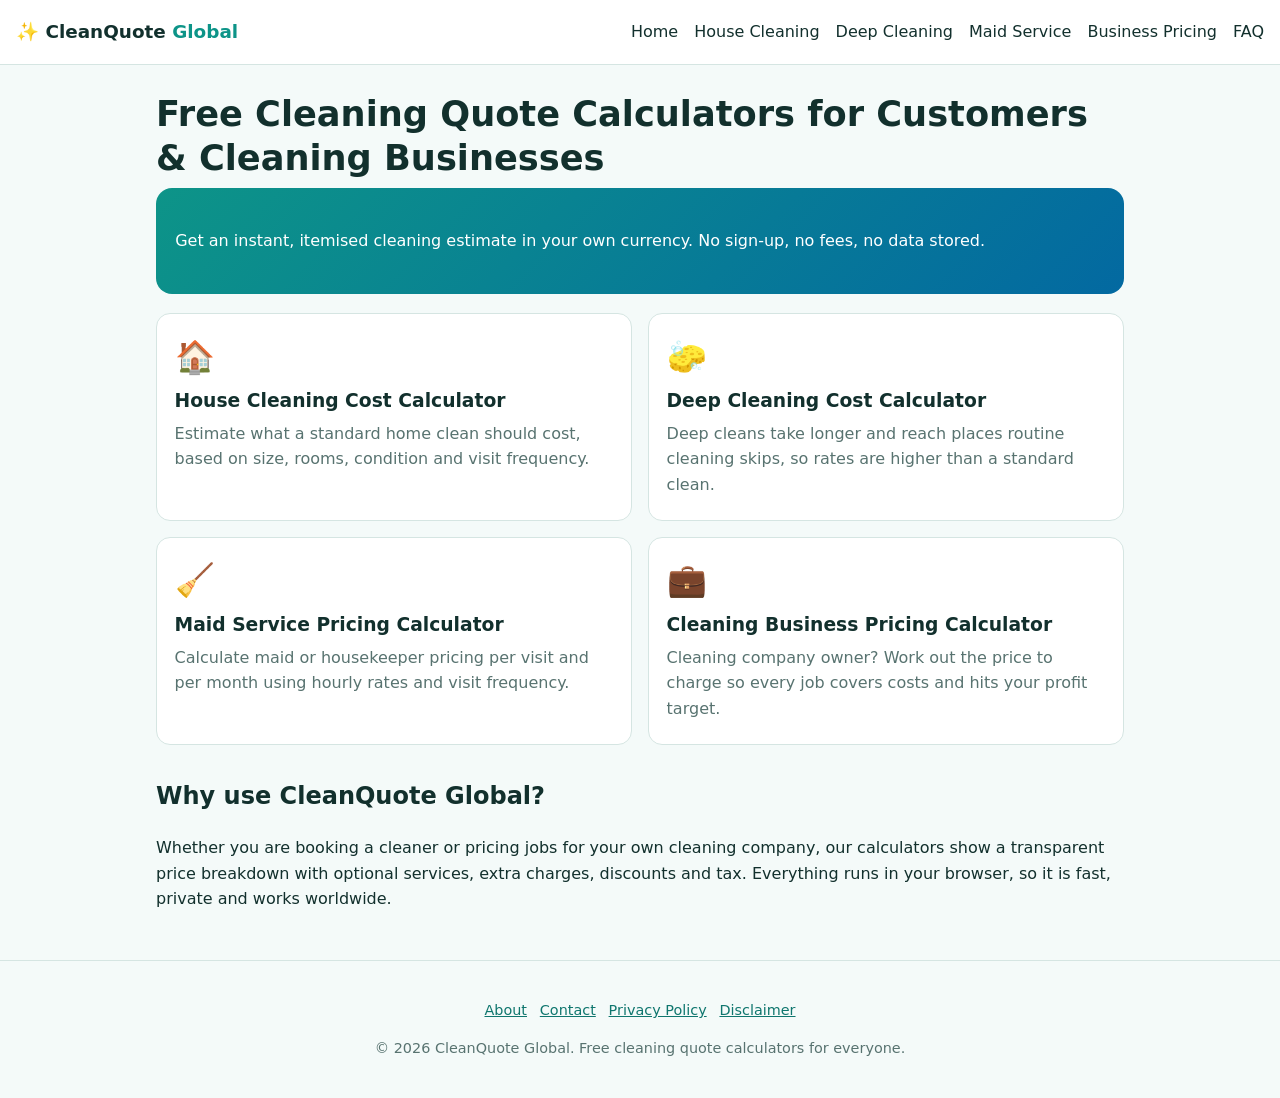
<file: index.html>
<!DOCTYPE html><html lang="en"><head><meta charset="utf-8"><meta name="viewport" content="width=device-width,initial-scale=1"><title>CleanQuote Global – Free Cleaning Cost & Quote Calculators</title><meta name="description" content="Free online cleaning quote calculators: house cleaning, deep cleaning, maid service and cleaning business pricing. USD, EUR, GBP, INR, AUD, CAD."><meta property="og:title" content="CleanQuote Global – Free Cleaning Cost & Quote Calculators"><meta property="og:description" content="Free online cleaning quote calculators: house cleaning, deep cleaning, maid service and cleaning business pricing. USD, EUR, GBP, INR, AUD, CAD."><meta property="og:type" content="website"><meta name="theme-color" content="#0d9488"><link rel="stylesheet" href="style.css"></head><body><header class="hd"><a class="logo" href="index.html">✨ CleanQuote <b>Global</b></a><button id="mb" aria-label="Menu" aria-expanded="false">☰</button><nav id="nv"><a href="index.html">Home</a><a href="house-cleaning-calculator.html">House Cleaning</a><a href="deep-cleaning-calculator.html">Deep Cleaning</a><a href="maid-service-pricing-calculator.html">Maid Service</a><a href="cleaning-business-pricing-calculator.html">Business Pricing</a><a href="faq.html">FAQ</a></nav></header><main class="wrap"><h1>Free Cleaning Quote Calculators for Customers &amp; Cleaning Businesses</h1><section class="hero"><p>Get an instant, itemised cleaning estimate in your own currency. No sign-up, no fees, no data stored.</p></section><div class="cards"><a class="tool" href="house-cleaning-calculator.html"><span>🏠</span><h3>House Cleaning Cost Calculator</h3><p>Estimate what a standard home clean should cost, based on size, rooms, condition and visit frequency.</p></a><a class="tool" href="deep-cleaning-calculator.html"><span>🧽</span><h3>Deep Cleaning Cost Calculator</h3><p>Deep cleans take longer and reach places routine cleaning skips, so rates are higher than a standard clean.</p></a><a class="tool" href="maid-service-pricing-calculator.html"><span>🧹</span><h3>Maid Service Pricing Calculator</h3><p>Calculate maid or housekeeper pricing per visit and per month using hourly rates and visit frequency.</p></a><a class="tool" href="cleaning-business-pricing-calculator.html"><span>💼</span><h3>Cleaning Business Pricing Calculator</h3><p>Cleaning company owner? Work out the price to charge so every job covers costs and hits your profit target.</p></a></div><h2>Why use CleanQuote Global?</h2><p>Whether you are booking a cleaner or pricing jobs for your own cleaning company, our calculators show a transparent price breakdown with optional services, extra charges, discounts and tax. Everything runs in your browser, so it is fast, private and works worldwide.</p></main><footer><p><a href="about.html">About</a><a href="contact.html">Contact</a><a href="privacy-policy.html">Privacy Policy</a><a href="disclaimer.html">Disclaimer</a></p><p>© <span id="y">2026</span> CleanQuote Global. Free cleaning quote calculators for everyone.</p></footer><script src="app.js"></script></body></html>
</file>
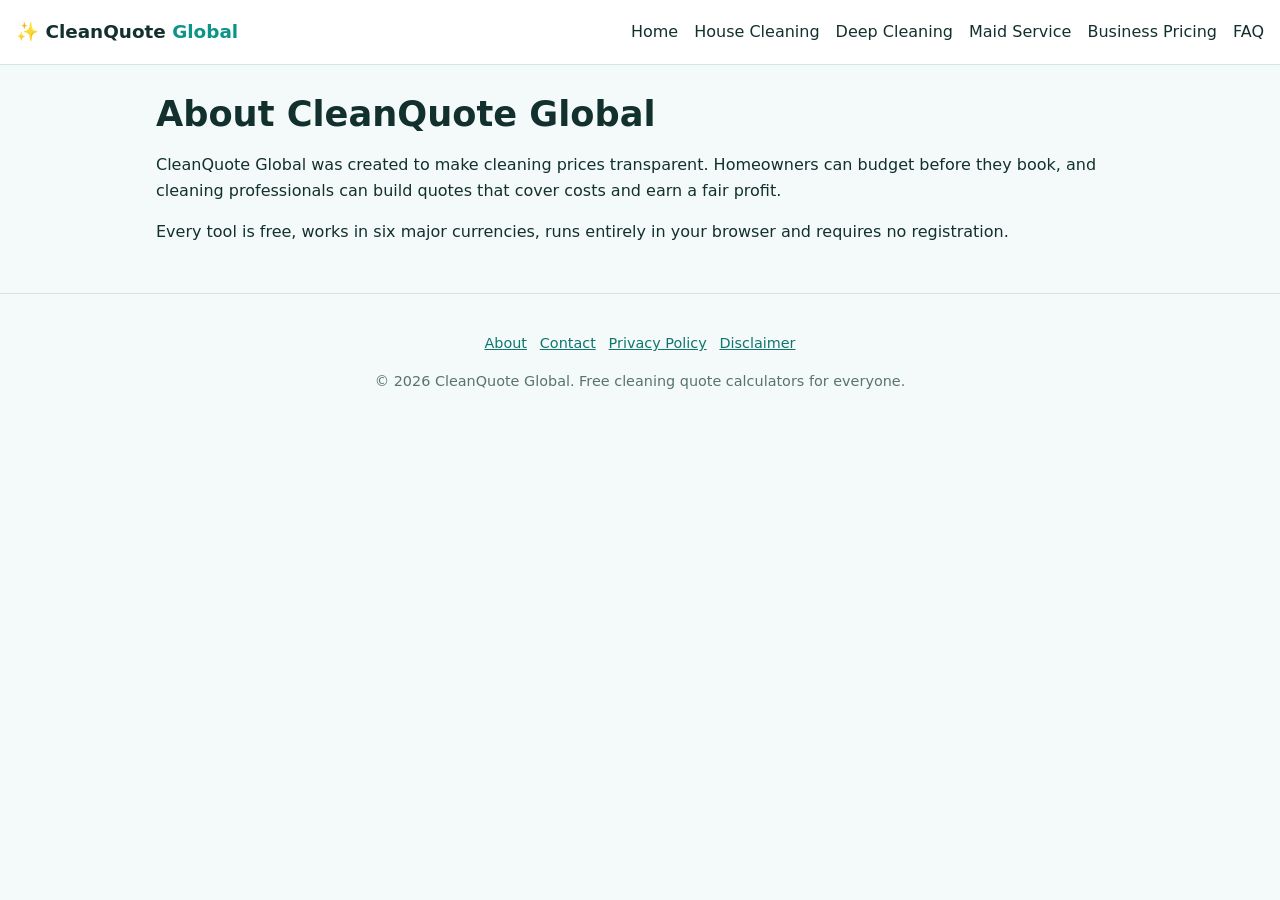
<file: about.html>
<!DOCTYPE html><html lang="en"><head><meta charset="utf-8"><meta name="viewport" content="width=device-width,initial-scale=1"><title>About CleanQuote Global</title><meta name="description" content="CleanQuote Global provides free cleaning cost calculators for homeowners and cleaning businesses worldwide."><meta property="og:title" content="About CleanQuote Global"><meta property="og:description" content="CleanQuote Global provides free cleaning cost calculators for homeowners and cleaning businesses worldwide."><meta property="og:type" content="website"><meta name="theme-color" content="#0d9488"><link rel="stylesheet" href="style.css"></head><body><header class="hd"><a class="logo" href="index.html">✨ CleanQuote <b>Global</b></a><button id="mb" aria-label="Menu" aria-expanded="false">☰</button><nav id="nv"><a href="index.html">Home</a><a href="house-cleaning-calculator.html">House Cleaning</a><a href="deep-cleaning-calculator.html">Deep Cleaning</a><a href="maid-service-pricing-calculator.html">Maid Service</a><a href="cleaning-business-pricing-calculator.html">Business Pricing</a><a href="faq.html">FAQ</a></nav></header><main class="wrap"><h1>About CleanQuote Global</h1><p>CleanQuote Global was created to make cleaning prices transparent. Homeowners can budget before they book, and cleaning professionals can build quotes that cover costs and earn a fair profit.</p><p>Every tool is free, works in six major currencies, runs entirely in your browser and requires no registration.</p></main><footer><p><a href="about.html">About</a><a href="contact.html">Contact</a><a href="privacy-policy.html">Privacy Policy</a><a href="disclaimer.html">Disclaimer</a></p><p>© <span id="y">2026</span> CleanQuote Global. Free cleaning quote calculators for everyone.</p></footer><script src="app.js"></script></body></html>
</file>
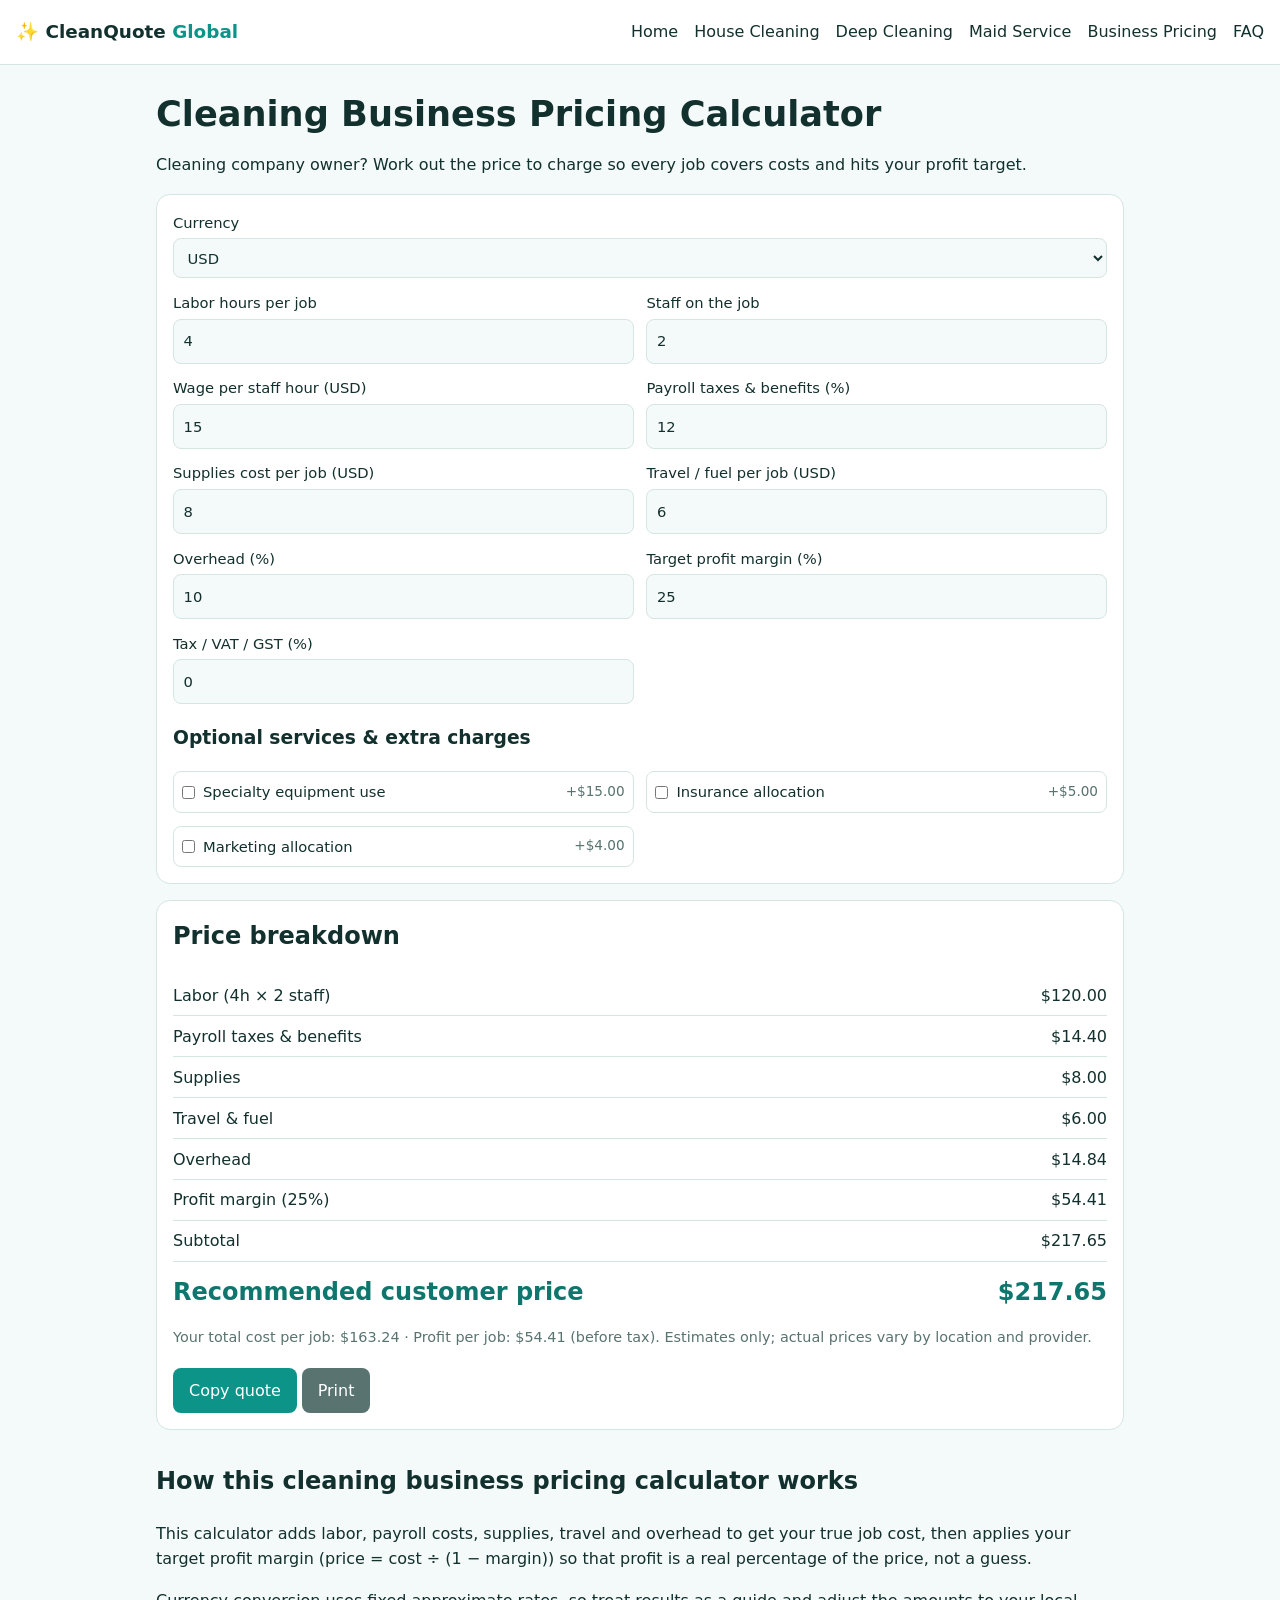
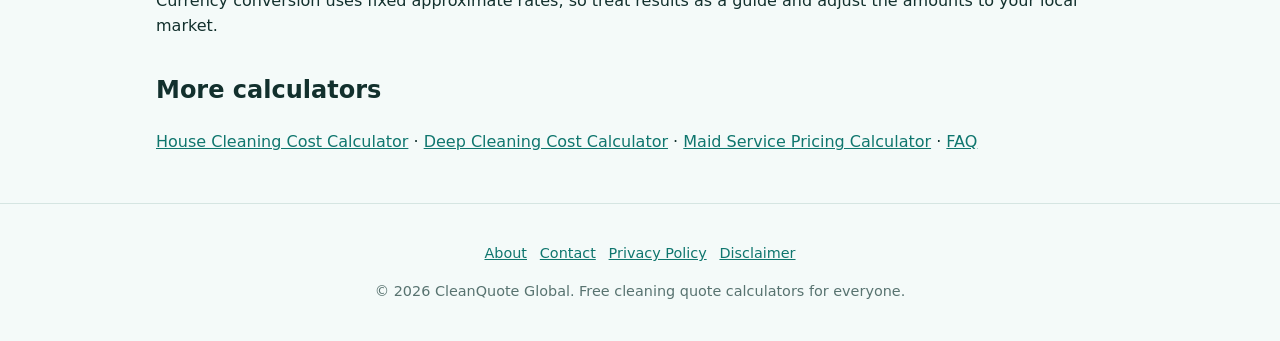
<file: cleaning-business-pricing-calculator.html>
<!DOCTYPE html><html lang="en"><head><meta charset="utf-8"><meta name="viewport" content="width=device-width,initial-scale=1"><title>Cleaning Business Pricing Calculator | CleanQuote Global</title><meta name="description" content="Cleaning business pricing calculator: set profitable quotes using labor, overhead, supplies and target profit margin. Free tool for cleaners worldwide."><meta property="og:title" content="Cleaning Business Pricing Calculator | CleanQuote Global"><meta property="og:description" content="Cleaning business pricing calculator: set profitable quotes using labor, overhead, supplies and target profit margin. Free tool for cleaners worldwide."><meta property="og:type" content="website"><meta name="theme-color" content="#0d9488"><link rel="stylesheet" href="style.css"></head><body><header class="hd"><a class="logo" href="index.html">✨ CleanQuote <b>Global</b></a><button id="mb" aria-label="Menu" aria-expanded="false">☰</button><nav id="nv"><a href="index.html">Home</a><a href="house-cleaning-calculator.html">House Cleaning</a><a href="deep-cleaning-calculator.html">Deep Cleaning</a><a href="maid-service-pricing-calculator.html">Maid Service</a><a href="cleaning-business-pricing-calculator.html">Business Pricing</a><a href="faq.html">FAQ</a></nav></header><main class="wrap"><h1>Cleaning Business Pricing Calculator</h1><p>Cleaning company owner? Work out the price to charge so every job covers costs and hits your profit target.</p><div id="calc" data-calc="biz"><noscript>Please enable JavaScript to use this calculator.</noscript></div><h2>How this cleaning business pricing calculator works</h2><p>This calculator adds labor, payroll costs, supplies, travel and overhead to get your true job cost, then applies your target profit margin (price = cost ÷ (1 − margin)) so that profit is a real percentage of the price, not a guess.</p><p>Currency conversion uses fixed approximate rates, so treat results as a guide and adjust the amounts to your local market.</p><h2>More calculators</h2><p><a href="house-cleaning-calculator.html">House Cleaning Cost Calculator</a> · <a href="deep-cleaning-calculator.html">Deep Cleaning Cost Calculator</a> · <a href="maid-service-pricing-calculator.html">Maid Service Pricing Calculator</a> · <a href="faq.html">FAQ</a></p></main><footer><p><a href="about.html">About</a><a href="contact.html">Contact</a><a href="privacy-policy.html">Privacy Policy</a><a href="disclaimer.html">Disclaimer</a></p><p>© <span id="y">2026</span> CleanQuote Global. Free cleaning quote calculators for everyone.</p></footer><script src="app.js"></script></body></html>
</file>
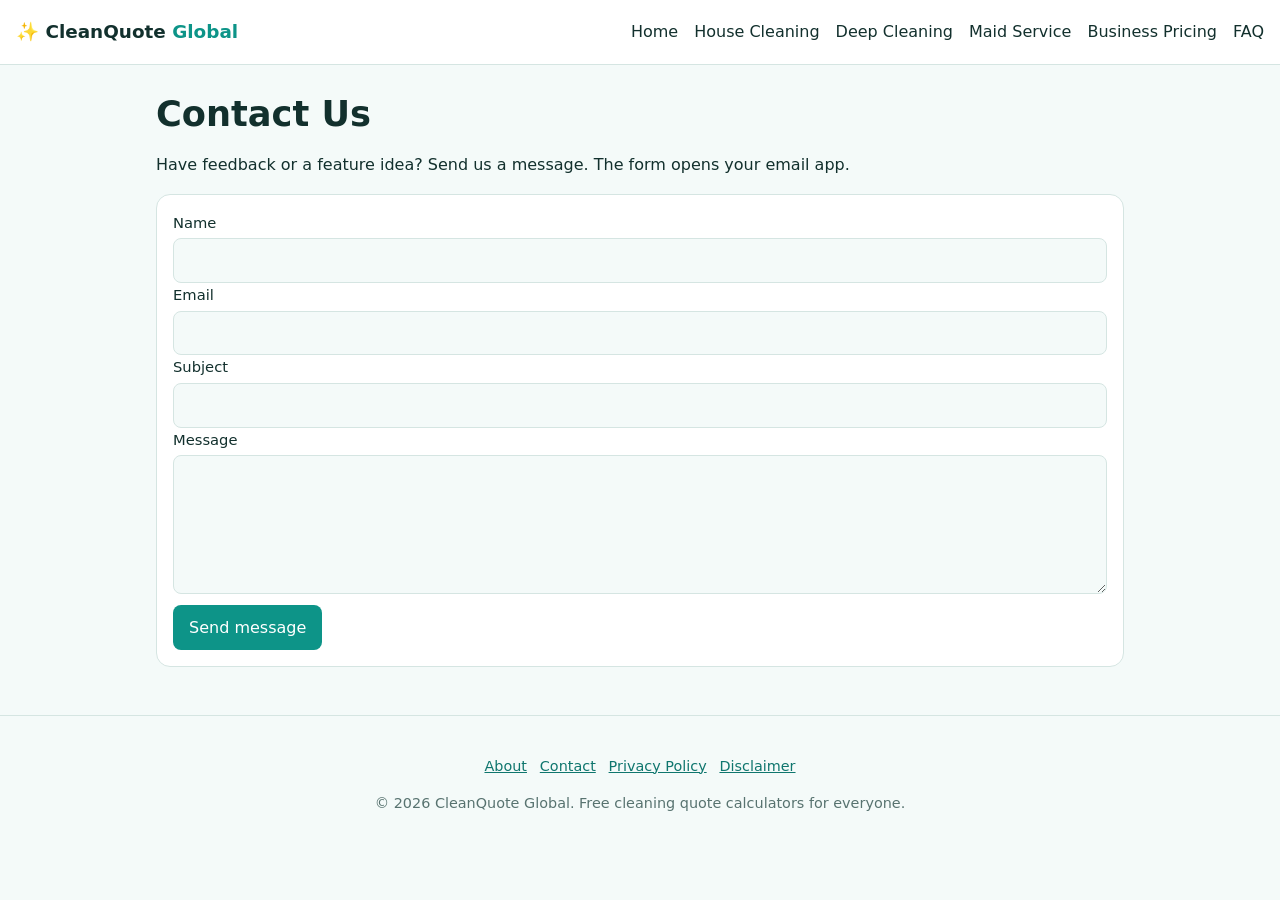
<file: contact.html>
<!DOCTYPE html><html lang="en"><head><meta charset="utf-8"><meta name="viewport" content="width=device-width,initial-scale=1"><title>Contact CleanQuote Global</title><meta name="description" content="Contact CleanQuote Global with feedback, questions or suggestions for new cleaning calculators."><meta property="og:title" content="Contact CleanQuote Global"><meta property="og:description" content="Contact CleanQuote Global with feedback, questions or suggestions for new cleaning calculators."><meta property="og:type" content="website"><meta name="theme-color" content="#0d9488"><link rel="stylesheet" href="style.css"></head><body><header class="hd"><a class="logo" href="index.html">✨ CleanQuote <b>Global</b></a><button id="mb" aria-label="Menu" aria-expanded="false">☰</button><nav id="nv"><a href="index.html">Home</a><a href="house-cleaning-calculator.html">House Cleaning</a><a href="deep-cleaning-calculator.html">Deep Cleaning</a><a href="maid-service-pricing-calculator.html">Maid Service</a><a href="cleaning-business-pricing-calculator.html">Business Pricing</a><a href="faq.html">FAQ</a></nav></header><main class="wrap"><h1>Contact Us</h1><p>Have feedback or a feature idea? Send us a message. The form opens your email app.</p><form id="cf" class="card"><label>Name<input name="n" required></label><label>Email<input type="email" name="e" required></label><label>Subject<input name="s" required></label><label>Message<textarea name="m" rows="5" required></textarea></label><button class="btn">Send message</button></form></main><footer><p><a href="about.html">About</a><a href="contact.html">Contact</a><a href="privacy-policy.html">Privacy Policy</a><a href="disclaimer.html">Disclaimer</a></p><p>© <span id="y">2026</span> CleanQuote Global. Free cleaning quote calculators for everyone.</p></footer><script src="app.js"></script></body></html>
</file>
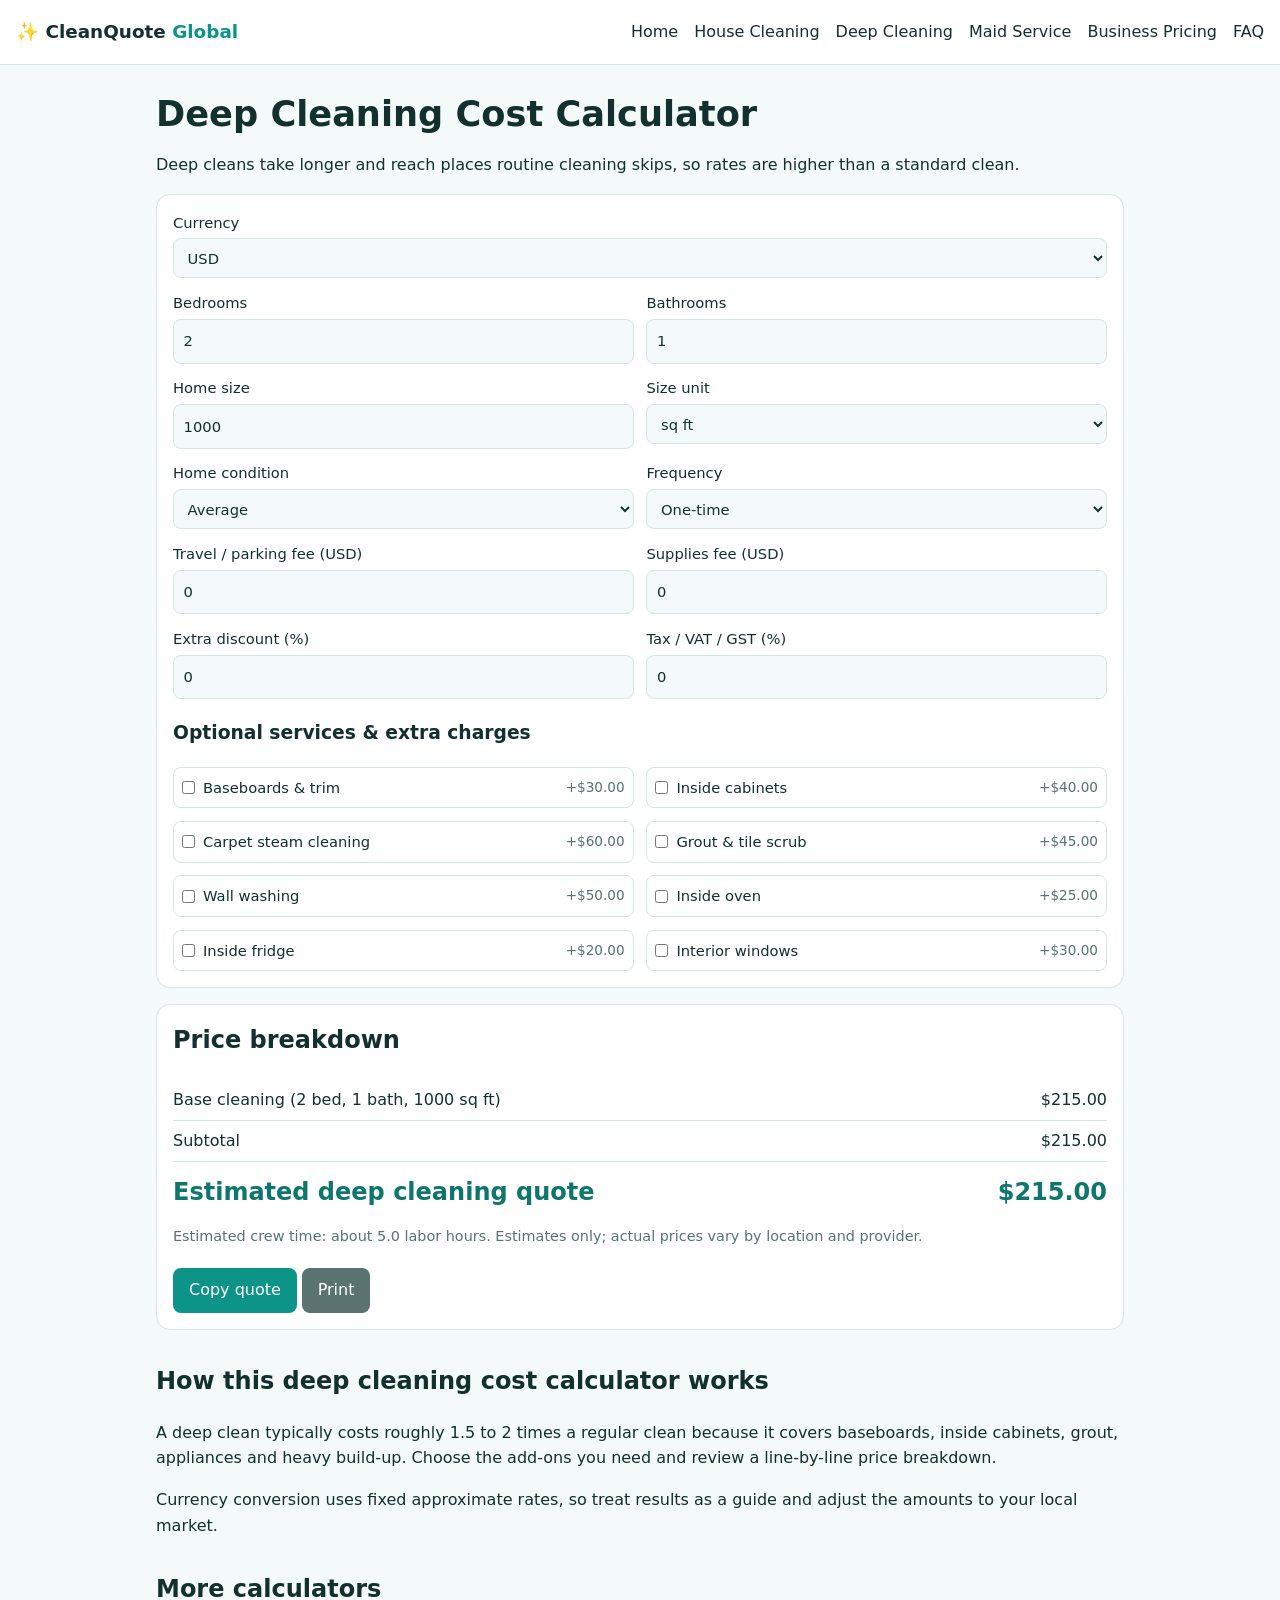
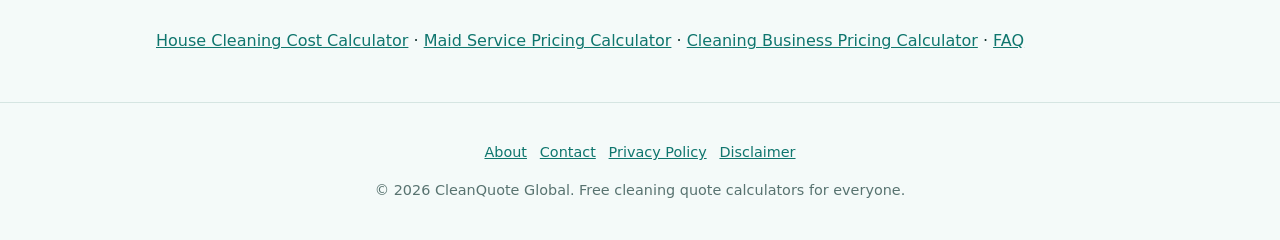
<file: deep-cleaning-calculator.html>
<!DOCTYPE html><html lang="en"><head><meta charset="utf-8"><meta name="viewport" content="width=device-width,initial-scale=1"><title>Deep Cleaning Cost Calculator | CleanQuote Global</title><meta name="description" content="Deep cleaning cost calculator for homes: get an instant estimate with baseboards, carpets, grout, cabinets and more. Free, worldwide currencies."><meta property="og:title" content="Deep Cleaning Cost Calculator | CleanQuote Global"><meta property="og:description" content="Deep cleaning cost calculator for homes: get an instant estimate with baseboards, carpets, grout, cabinets and more. Free, worldwide currencies."><meta property="og:type" content="website"><meta name="theme-color" content="#0d9488"><link rel="stylesheet" href="style.css"></head><body><header class="hd"><a class="logo" href="index.html">✨ CleanQuote <b>Global</b></a><button id="mb" aria-label="Menu" aria-expanded="false">☰</button><nav id="nv"><a href="index.html">Home</a><a href="house-cleaning-calculator.html">House Cleaning</a><a href="deep-cleaning-calculator.html">Deep Cleaning</a><a href="maid-service-pricing-calculator.html">Maid Service</a><a href="cleaning-business-pricing-calculator.html">Business Pricing</a><a href="faq.html">FAQ</a></nav></header><main class="wrap"><h1>Deep Cleaning Cost Calculator</h1><p>Deep cleans take longer and reach places routine cleaning skips, so rates are higher than a standard clean.</p><div id="calc" data-calc="deep"><noscript>Please enable JavaScript to use this calculator.</noscript></div><h2>How this deep cleaning cost calculator works</h2><p>A deep clean typically costs roughly 1.5 to 2 times a regular clean because it covers baseboards, inside cabinets, grout, appliances and heavy build-up. Choose the add-ons you need and review a line-by-line price breakdown.</p><p>Currency conversion uses fixed approximate rates, so treat results as a guide and adjust the amounts to your local market.</p><h2>More calculators</h2><p><a href="house-cleaning-calculator.html">House Cleaning Cost Calculator</a> · <a href="maid-service-pricing-calculator.html">Maid Service Pricing Calculator</a> · <a href="cleaning-business-pricing-calculator.html">Cleaning Business Pricing Calculator</a> · <a href="faq.html">FAQ</a></p></main><footer><p><a href="about.html">About</a><a href="contact.html">Contact</a><a href="privacy-policy.html">Privacy Policy</a><a href="disclaimer.html">Disclaimer</a></p><p>© <span id="y">2026</span> CleanQuote Global. Free cleaning quote calculators for everyone.</p></footer><script src="app.js"></script></body></html>
</file>
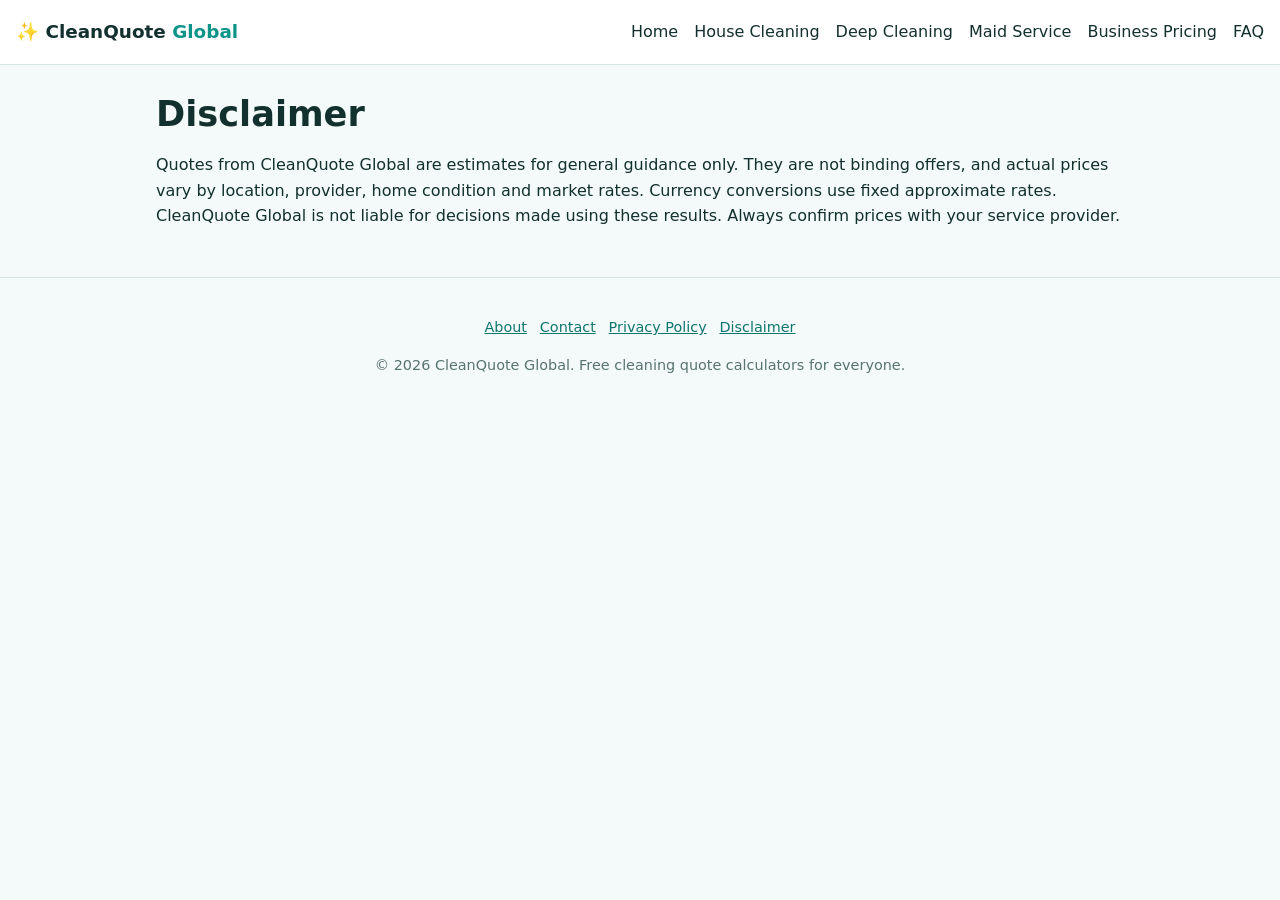
<file: disclaimer.html>
<!DOCTYPE html><html lang="en"><head><meta charset="utf-8"><meta name="viewport" content="width=device-width,initial-scale=1"><title>Disclaimer | CleanQuote Global</title><meta name="description" content="Disclaimer: CleanQuote Global estimates are for guidance only and are not binding quotes or professional advice."><meta property="og:title" content="Disclaimer | CleanQuote Global"><meta property="og:description" content="Disclaimer: CleanQuote Global estimates are for guidance only and are not binding quotes or professional advice."><meta property="og:type" content="website"><meta name="theme-color" content="#0d9488"><link rel="stylesheet" href="style.css"></head><body><header class="hd"><a class="logo" href="index.html">✨ CleanQuote <b>Global</b></a><button id="mb" aria-label="Menu" aria-expanded="false">☰</button><nav id="nv"><a href="index.html">Home</a><a href="house-cleaning-calculator.html">House Cleaning</a><a href="deep-cleaning-calculator.html">Deep Cleaning</a><a href="maid-service-pricing-calculator.html">Maid Service</a><a href="cleaning-business-pricing-calculator.html">Business Pricing</a><a href="faq.html">FAQ</a></nav></header><main class="wrap"><h1>Disclaimer</h1><p>Quotes from CleanQuote Global are estimates for general guidance only. They are not binding offers, and actual prices vary by location, provider, home condition and market rates. Currency conversions use fixed approximate rates. CleanQuote Global is not liable for decisions made using these results. Always confirm prices with your service provider.</p></main><footer><p><a href="about.html">About</a><a href="contact.html">Contact</a><a href="privacy-policy.html">Privacy Policy</a><a href="disclaimer.html">Disclaimer</a></p><p>© <span id="y">2026</span> CleanQuote Global. Free cleaning quote calculators for everyone.</p></footer><script src="app.js"></script></body></html>
</file>
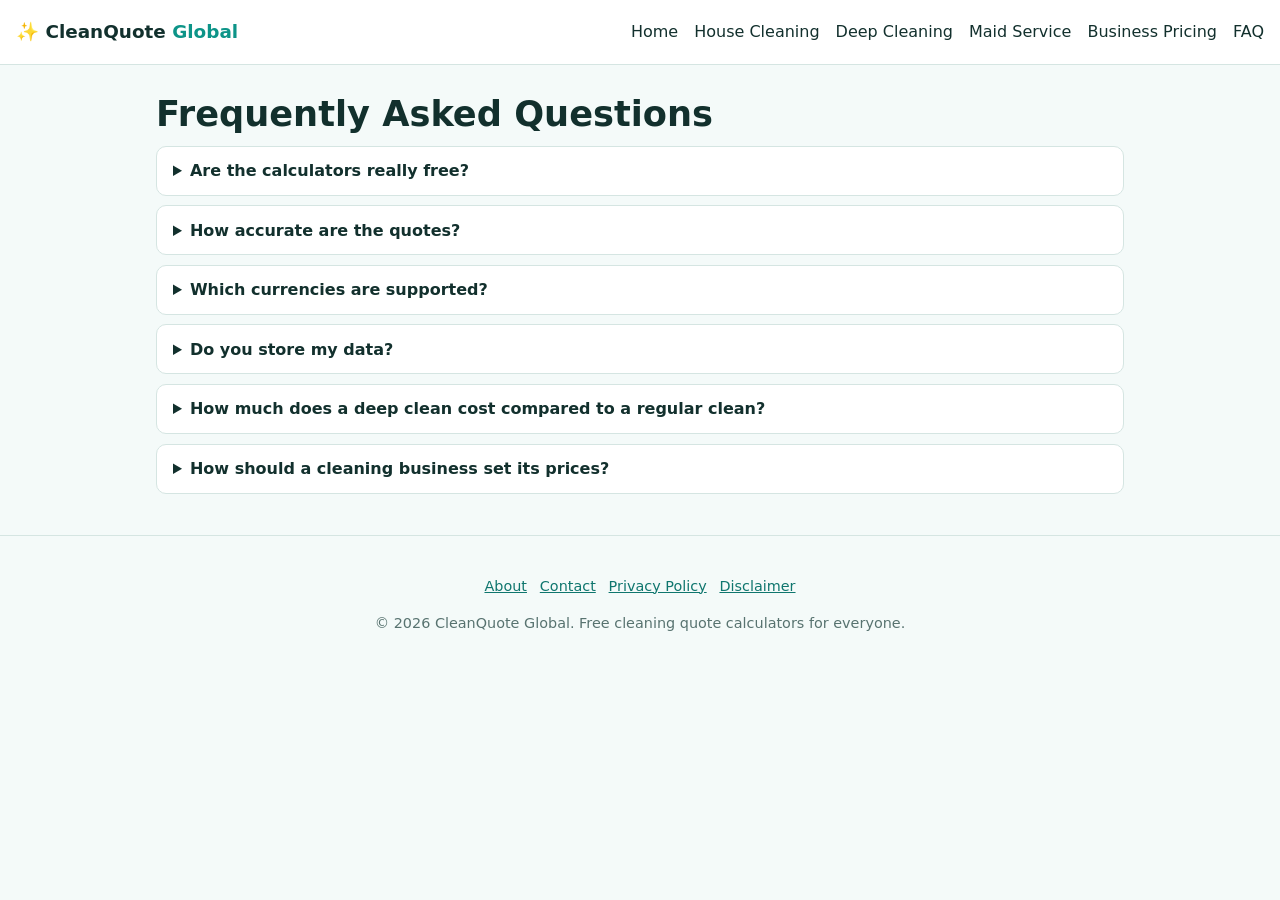
<file: faq.html>
<!DOCTYPE html><html lang="en"><head><meta charset="utf-8"><meta name="viewport" content="width=device-width,initial-scale=1"><title>FAQ – Cleaning Cost Calculators | CleanQuote Global</title><meta name="description" content="Answers about cleaning quote accuracy, supported currencies, deep cleaning costs and how cleaning businesses should price jobs."><meta property="og:title" content="FAQ – Cleaning Cost Calculators | CleanQuote Global"><meta property="og:description" content="Answers about cleaning quote accuracy, supported currencies, deep cleaning costs and how cleaning businesses should price jobs."><meta property="og:type" content="website"><meta name="theme-color" content="#0d9488"><link rel="stylesheet" href="style.css"><script type="application/ld+json">{"@context": "https://schema.org", "@type": "FAQPage", "mainEntity": [{"@type": "Question", "name": "Are the calculators really free?", "acceptedAnswer": {"@type": "Answer", "text": "Yes. All tools are free, require no account and have no usage limits."}}, {"@type": "Question", "name": "How accurate are the quotes?", "acceptedAnswer": {"@type": "Answer", "text": "They are estimates based on typical industry formulas. Real prices depend on your location, provider, and the home itself."}}, {"@type": "Question", "name": "Which currencies are supported?", "acceptedAnswer": {"@type": "Answer", "text": "USD, EUR, GBP, INR, AUD and CAD. Rates are fixed approximations and can be edited in app.js."}}, {"@type": "Question", "name": "Do you store my data?", "acceptedAnswer": {"@type": "Answer", "text": "No. Calculations happen entirely in your browser and nothing is sent to a server."}}, {"@type": "Question", "name": "How much does a deep clean cost compared to a regular clean?", "acceptedAnswer": {"@type": "Answer", "text": "Usually 1.5 to 2 times more, because it takes longer and covers areas that routine cleaning skips."}}, {"@type": "Question", "name": "How should a cleaning business set its prices?", "acceptedAnswer": {"@type": "Answer", "text": "Add labor, payroll costs, supplies, travel and overhead, then apply your target profit margin. Our Cleaning Business Pricing Calculator does this for you."}}]}</script></head><body><header class="hd"><a class="logo" href="index.html">✨ CleanQuote <b>Global</b></a><button id="mb" aria-label="Menu" aria-expanded="false">☰</button><nav id="nv"><a href="index.html">Home</a><a href="house-cleaning-calculator.html">House Cleaning</a><a href="deep-cleaning-calculator.html">Deep Cleaning</a><a href="maid-service-pricing-calculator.html">Maid Service</a><a href="cleaning-business-pricing-calculator.html">Business Pricing</a><a href="faq.html">FAQ</a></nav></header><main class="wrap"><h1>Frequently Asked Questions</h1><details><summary>Are the calculators really free?</summary><p>Yes. All tools are free, require no account and have no usage limits.</p></details><details><summary>How accurate are the quotes?</summary><p>They are estimates based on typical industry formulas. Real prices depend on your location, provider, and the home itself.</p></details><details><summary>Which currencies are supported?</summary><p>USD, EUR, GBP, INR, AUD and CAD. Rates are fixed approximations and can be edited in app.js.</p></details><details><summary>Do you store my data?</summary><p>No. Calculations happen entirely in your browser and nothing is sent to a server.</p></details><details><summary>How much does a deep clean cost compared to a regular clean?</summary><p>Usually 1.5 to 2 times more, because it takes longer and covers areas that routine cleaning skips.</p></details><details><summary>How should a cleaning business set its prices?</summary><p>Add labor, payroll costs, supplies, travel and overhead, then apply your target profit margin. Our Cleaning Business Pricing Calculator does this for you.</p></details></main><footer><p><a href="about.html">About</a><a href="contact.html">Contact</a><a href="privacy-policy.html">Privacy Policy</a><a href="disclaimer.html">Disclaimer</a></p><p>© <span id="y">2026</span> CleanQuote Global. Free cleaning quote calculators for everyone.</p></footer><script src="app.js"></script></body></html>
</file>
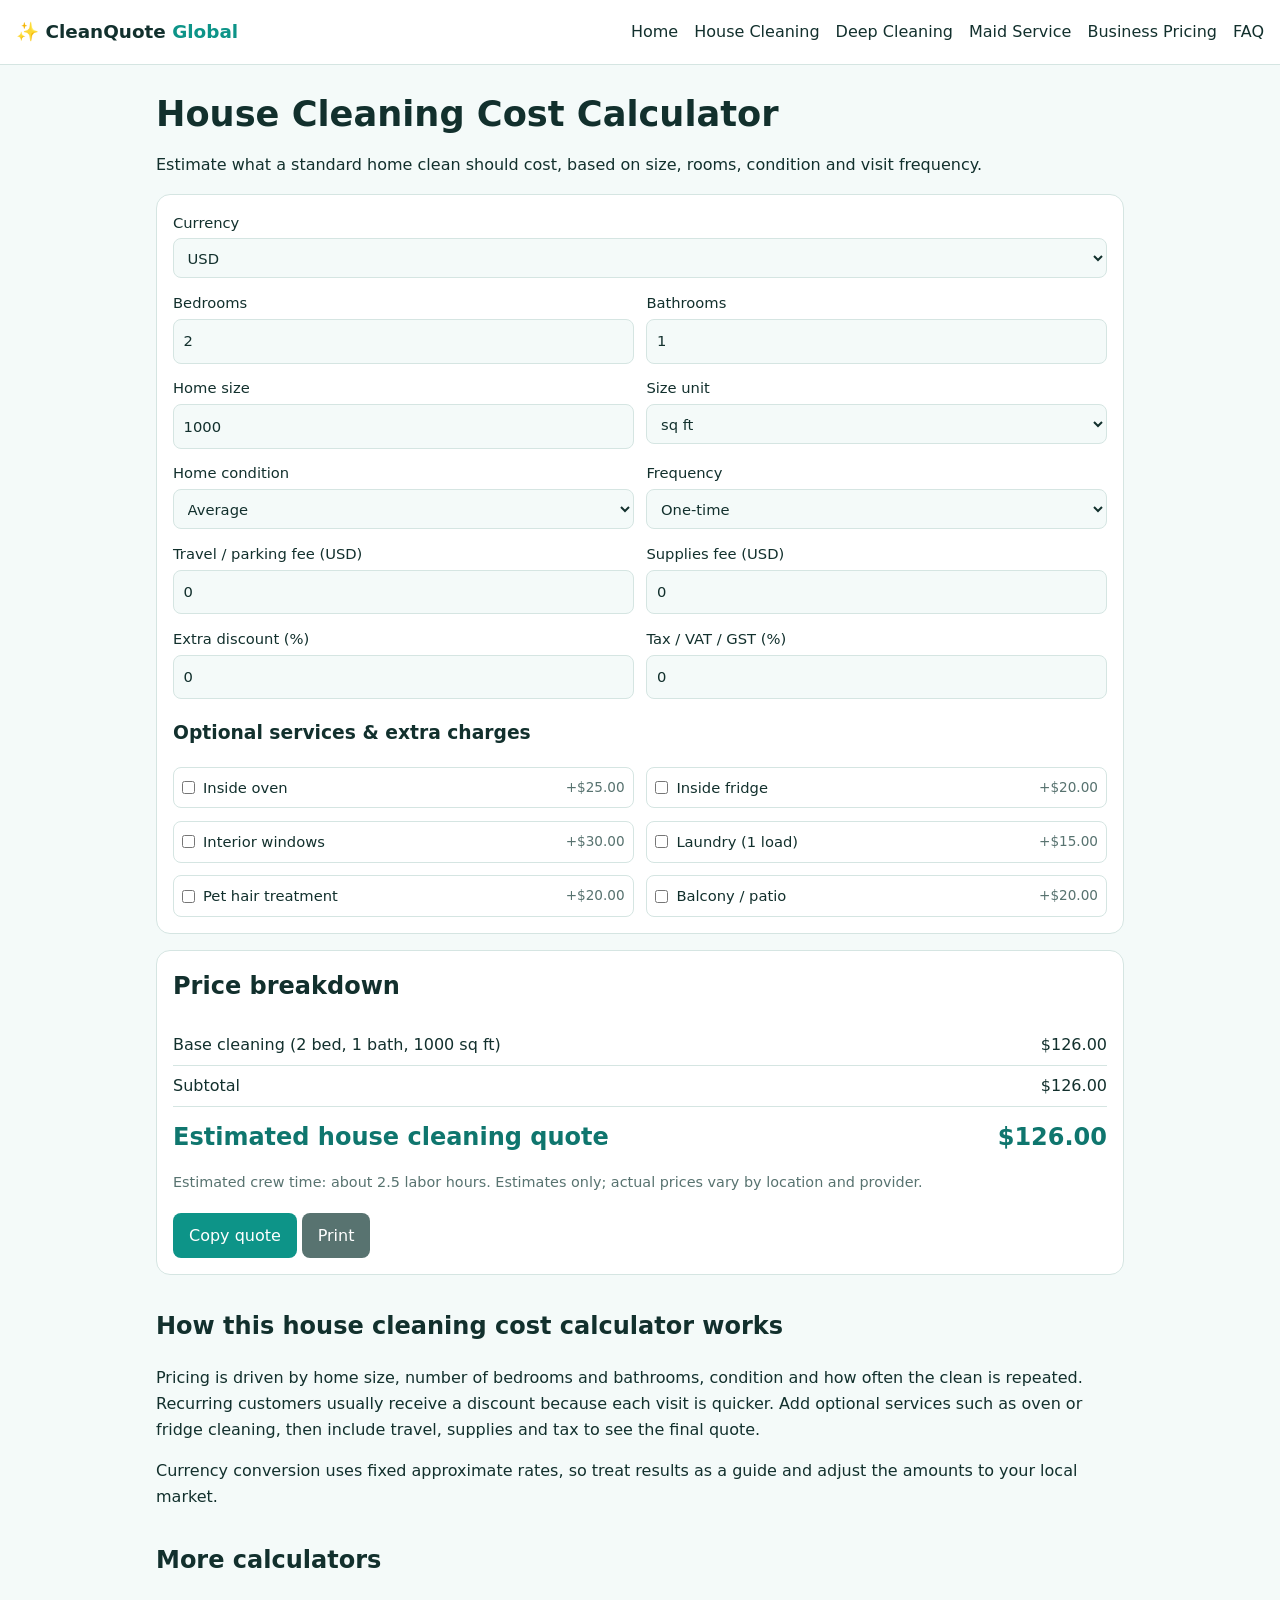
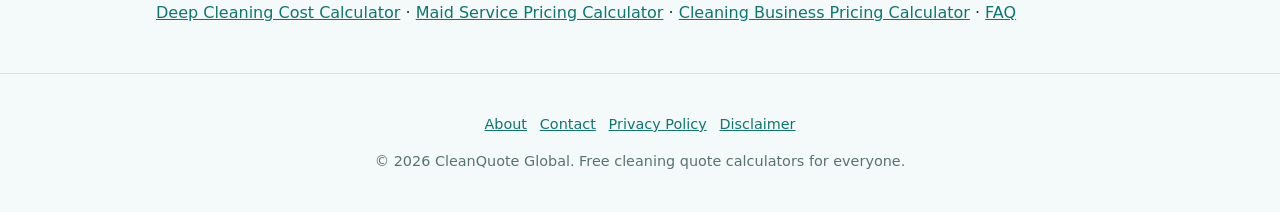
<file: house-cleaning-calculator.html>
<!DOCTYPE html><html lang="en"><head><meta charset="utf-8"><meta name="viewport" content="width=device-width,initial-scale=1"><title>House Cleaning Cost Calculator | CleanQuote Global</title><meta name="description" content="Free house cleaning cost calculator: estimate your price by bedrooms, bathrooms, size, condition and extras in USD, EUR, GBP, INR, AUD or CAD."><meta property="og:title" content="House Cleaning Cost Calculator | CleanQuote Global"><meta property="og:description" content="Free house cleaning cost calculator: estimate your price by bedrooms, bathrooms, size, condition and extras in USD, EUR, GBP, INR, AUD or CAD."><meta property="og:type" content="website"><meta name="theme-color" content="#0d9488"><link rel="stylesheet" href="style.css"></head><body><header class="hd"><a class="logo" href="index.html">✨ CleanQuote <b>Global</b></a><button id="mb" aria-label="Menu" aria-expanded="false">☰</button><nav id="nv"><a href="index.html">Home</a><a href="house-cleaning-calculator.html">House Cleaning</a><a href="deep-cleaning-calculator.html">Deep Cleaning</a><a href="maid-service-pricing-calculator.html">Maid Service</a><a href="cleaning-business-pricing-calculator.html">Business Pricing</a><a href="faq.html">FAQ</a></nav></header><main class="wrap"><h1>House Cleaning Cost Calculator</h1><p>Estimate what a standard home clean should cost, based on size, rooms, condition and visit frequency.</p><div id="calc" data-calc="house"><noscript>Please enable JavaScript to use this calculator.</noscript></div><h2>How this house cleaning cost calculator works</h2><p>Pricing is driven by home size, number of bedrooms and bathrooms, condition and how often the clean is repeated. Recurring customers usually receive a discount because each visit is quicker. Add optional services such as oven or fridge cleaning, then include travel, supplies and tax to see the final quote.</p><p>Currency conversion uses fixed approximate rates, so treat results as a guide and adjust the amounts to your local market.</p><h2>More calculators</h2><p><a href="deep-cleaning-calculator.html">Deep Cleaning Cost Calculator</a> · <a href="maid-service-pricing-calculator.html">Maid Service Pricing Calculator</a> · <a href="cleaning-business-pricing-calculator.html">Cleaning Business Pricing Calculator</a> · <a href="faq.html">FAQ</a></p></main><footer><p><a href="about.html">About</a><a href="contact.html">Contact</a><a href="privacy-policy.html">Privacy Policy</a><a href="disclaimer.html">Disclaimer</a></p><p>© <span id="y">2026</span> CleanQuote Global. Free cleaning quote calculators for everyone.</p></footer><script src="app.js"></script></body></html>
</file>
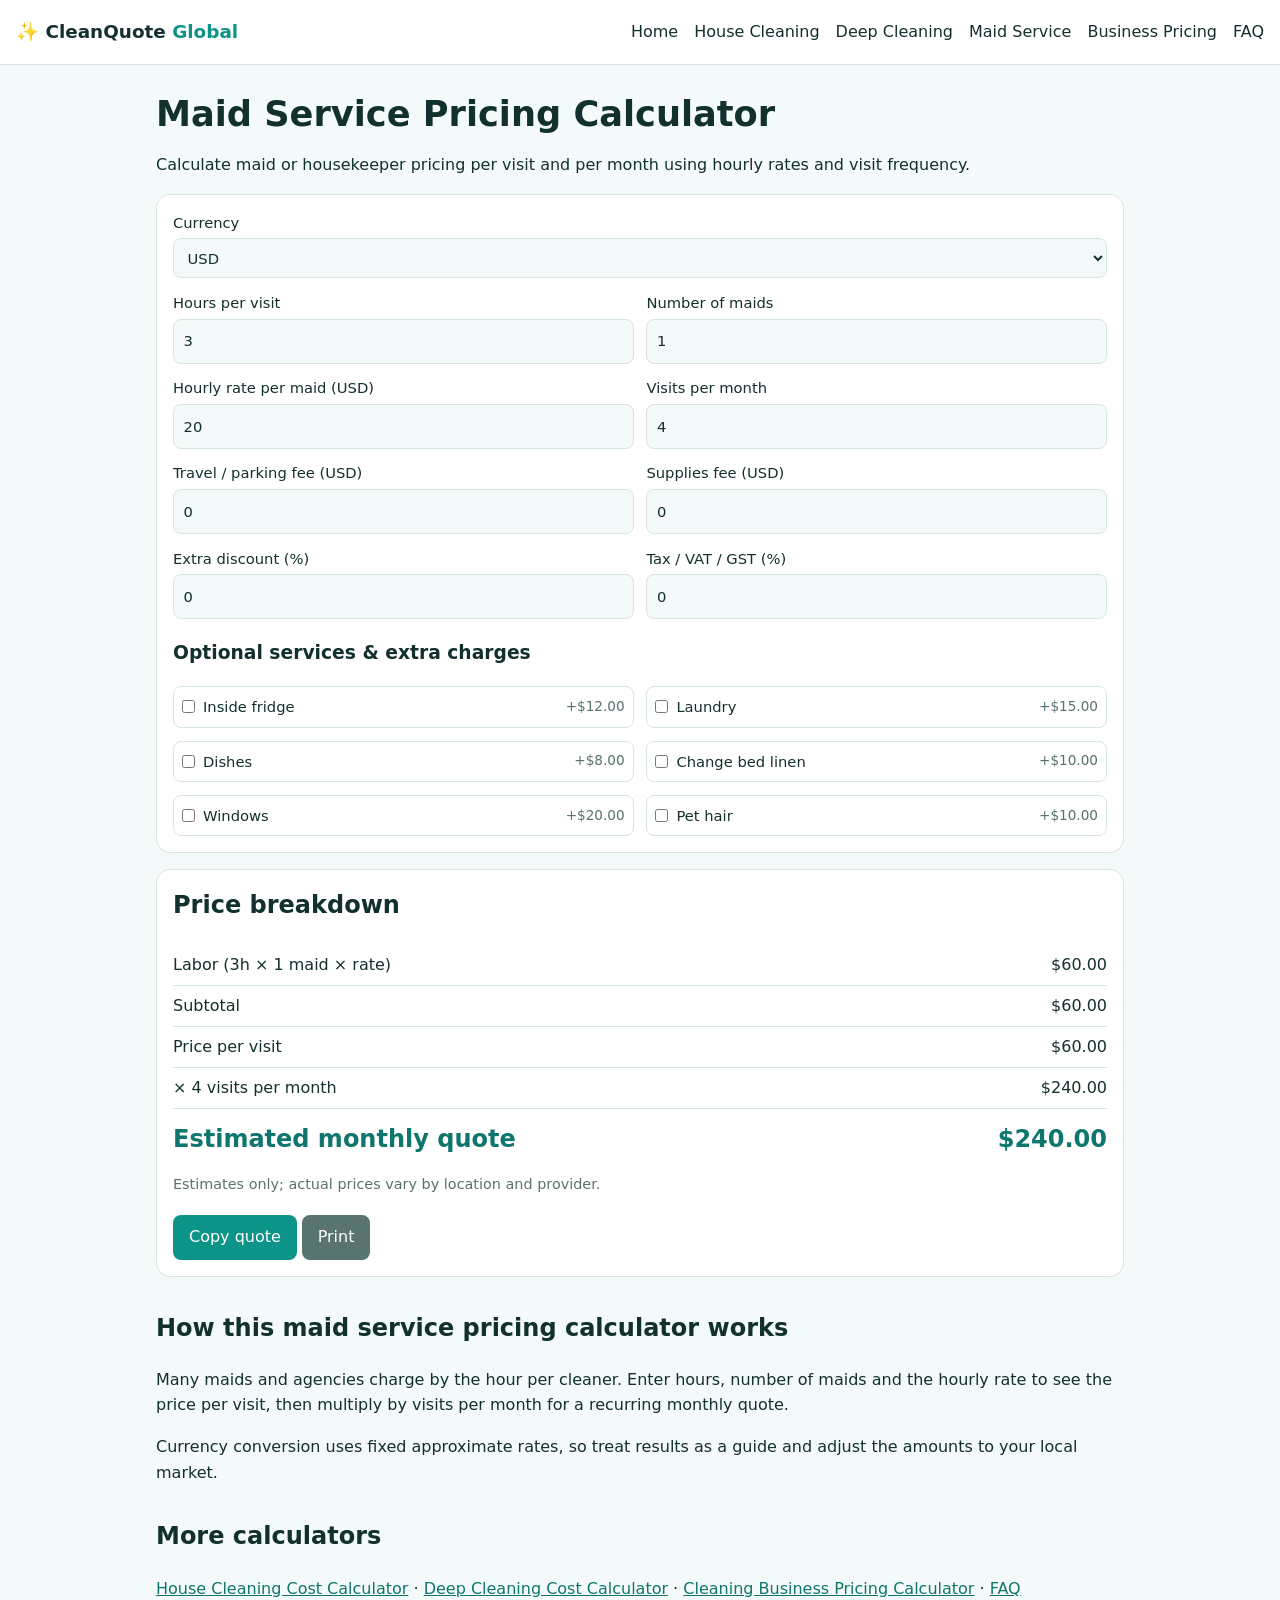
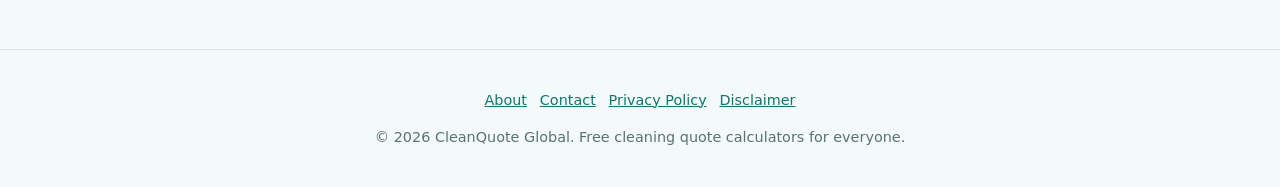
<file: maid-service-pricing-calculator.html>
<!DOCTYPE html><html lang="en"><head><meta charset="utf-8"><meta name="viewport" content="width=device-width,initial-scale=1"><title>Maid Service Pricing Calculator | CleanQuote Global</title><meta name="description" content="Maid service pricing calculator: calculate per-visit and monthly cost by hours, number of maids, hourly rate and extras. Free in 6 currencies."><meta property="og:title" content="Maid Service Pricing Calculator | CleanQuote Global"><meta property="og:description" content="Maid service pricing calculator: calculate per-visit and monthly cost by hours, number of maids, hourly rate and extras. Free in 6 currencies."><meta property="og:type" content="website"><meta name="theme-color" content="#0d9488"><link rel="stylesheet" href="style.css"></head><body><header class="hd"><a class="logo" href="index.html">✨ CleanQuote <b>Global</b></a><button id="mb" aria-label="Menu" aria-expanded="false">☰</button><nav id="nv"><a href="index.html">Home</a><a href="house-cleaning-calculator.html">House Cleaning</a><a href="deep-cleaning-calculator.html">Deep Cleaning</a><a href="maid-service-pricing-calculator.html">Maid Service</a><a href="cleaning-business-pricing-calculator.html">Business Pricing</a><a href="faq.html">FAQ</a></nav></header><main class="wrap"><h1>Maid Service Pricing Calculator</h1><p>Calculate maid or housekeeper pricing per visit and per month using hourly rates and visit frequency.</p><div id="calc" data-calc="maid"><noscript>Please enable JavaScript to use this calculator.</noscript></div><h2>How this maid service pricing calculator works</h2><p>Many maids and agencies charge by the hour per cleaner. Enter hours, number of maids and the hourly rate to see the price per visit, then multiply by visits per month for a recurring monthly quote.</p><p>Currency conversion uses fixed approximate rates, so treat results as a guide and adjust the amounts to your local market.</p><h2>More calculators</h2><p><a href="house-cleaning-calculator.html">House Cleaning Cost Calculator</a> · <a href="deep-cleaning-calculator.html">Deep Cleaning Cost Calculator</a> · <a href="cleaning-business-pricing-calculator.html">Cleaning Business Pricing Calculator</a> · <a href="faq.html">FAQ</a></p></main><footer><p><a href="about.html">About</a><a href="contact.html">Contact</a><a href="privacy-policy.html">Privacy Policy</a><a href="disclaimer.html">Disclaimer</a></p><p>© <span id="y">2026</span> CleanQuote Global. Free cleaning quote calculators for everyone.</p></footer><script src="app.js"></script></body></html>
</file>
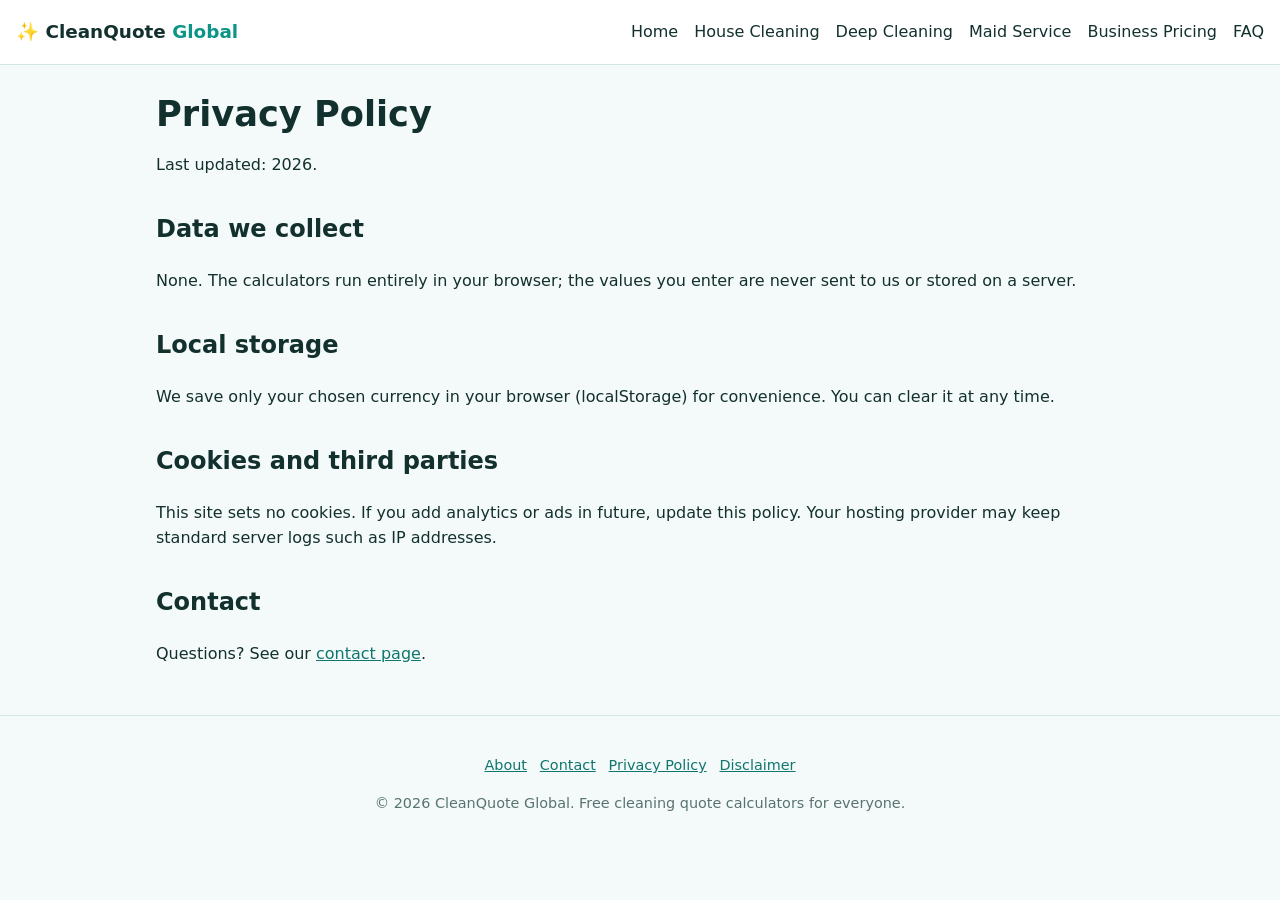
<file: privacy-policy.html>
<!DOCTYPE html><html lang="en"><head><meta charset="utf-8"><meta name="viewport" content="width=device-width,initial-scale=1"><title>Privacy Policy | CleanQuote Global</title><meta name="description" content="CleanQuote Global privacy policy: calculators run in your browser and we do not collect or store personal data."><meta property="og:title" content="Privacy Policy | CleanQuote Global"><meta property="og:description" content="CleanQuote Global privacy policy: calculators run in your browser and we do not collect or store personal data."><meta property="og:type" content="website"><meta name="theme-color" content="#0d9488"><link rel="stylesheet" href="style.css"></head><body><header class="hd"><a class="logo" href="index.html">✨ CleanQuote <b>Global</b></a><button id="mb" aria-label="Menu" aria-expanded="false">☰</button><nav id="nv"><a href="index.html">Home</a><a href="house-cleaning-calculator.html">House Cleaning</a><a href="deep-cleaning-calculator.html">Deep Cleaning</a><a href="maid-service-pricing-calculator.html">Maid Service</a><a href="cleaning-business-pricing-calculator.html">Business Pricing</a><a href="faq.html">FAQ</a></nav></header><main class="wrap"><h1>Privacy Policy</h1><p>Last updated: 2026.</p><h2>Data we collect</h2><p>None. The calculators run entirely in your browser; the values you enter are never sent to us or stored on a server.</p><h2>Local storage</h2><p>We save only your chosen currency in your browser (localStorage) for convenience. You can clear it at any time.</p><h2>Cookies and third parties</h2><p>This site sets no cookies. If you add analytics or ads in future, update this policy. Your hosting provider may keep standard server logs such as IP addresses.</p><h2>Contact</h2><p>Questions? See our <a href="contact.html">contact page</a>.</p></main><footer><p><a href="about.html">About</a><a href="contact.html">Contact</a><a href="privacy-policy.html">Privacy Policy</a><a href="disclaimer.html">Disclaimer</a></p><p>© <span id="y">2026</span> CleanQuote Global. Free cleaning quote calculators for everyone.</p></footer><script src="app.js"></script></body></html>
</file>
<file: style.css>
:root{--p:#0d9488;--d:#0f766e;--bg:#f4faf9;--t:#12302d;--m:#587370;--c:#fff;--b:#d5e5e2}
@media(prefers-color-scheme:dark){:root{--bg:#0b1715;--t:#e6f3f1;--m:#9bb7b3;--c:#122826;--b:#244542;--p:#14b8a6}}
*{box-sizing:border-box}body{margin:0;font:16px/1.6 system-ui,-apple-system,Segoe UI,Roboto,sans-serif;background:var(--bg);color:var(--t)}
a{color:var(--d)}@media(prefers-color-scheme:dark){a{color:#5eead4}}
.hd{position:sticky;top:0;z-index:5;display:flex;justify-content:space-between;align-items:center;flex-wrap:wrap;padding:.7rem 1rem;background:var(--c);border-bottom:1px solid var(--b)}
.logo{font-weight:600;font-size:1.15rem;text-decoration:none;color:var(--t)}.logo b{color:var(--p)}
#mb{font-size:1.4rem;background:none;border:1px solid var(--b);border-radius:8px;color:var(--t);padding:.1rem .6rem}
#nv{display:none;width:100%;flex-direction:column;padding-top:.5rem}#nv.o{display:flex}#nv a{padding:.5rem 0;text-decoration:none;color:var(--t);border-top:1px solid var(--b)}
.wrap{max-width:1000px;margin:0 auto;padding:1.2rem 1rem 2rem}h1{font-size:1.7rem;line-height:1.25;margin:.5rem 0}h2{margin-top:2rem}
.hero{background:linear-gradient(135deg,var(--p),#0369a1);color:#fff;border-radius:16px;padding:1.5rem 1.2rem;margin-bottom:1.2rem}.hero h1,.hero p{color:#fff}
.cards{display:grid;gap:1rem;grid-template-columns:1fr}.tool{display:block;text-decoration:none;color:var(--t);background:var(--c);border:1px solid var(--b);border-radius:14px;padding:1.1rem}
.tool:hover{border-color:var(--p);transform:translateY(-2px)}.tool h2,.tool h3{margin:.2rem 0}.tool span{font-size:2rem}.tool p{color:var(--m);margin:.3rem 0}
.card{background:var(--c);border:1px solid var(--b);border-radius:14px;padding:1rem;margin:1rem 0}
.grid,.chk{display:grid;gap:.8rem;grid-template-columns:1fr}label{display:block;font-size:.92rem;font-weight:500}
input,select,textarea{width:100%;font:inherit;padding:.6rem;margin-top:.25rem;border:1px solid var(--b);border-radius:8px;background:var(--bg);color:var(--t)}
.ck{display:flex;gap:.5rem;align-items:center;border:1px solid var(--b);border-radius:8px;padding:.5rem;font-weight:400}.ck input{width:auto;margin:0}.ck span{margin-left:auto;color:var(--m);font-size:.85rem}
table{width:100%;border-collapse:collapse}td{padding:.45rem 0;border-bottom:1px solid var(--b)}td:last-child{text-align:right;white-space:nowrap}
.tot{display:flex;justify-content:space-between;align-items:center;font-size:1.5rem;font-weight:700;color:var(--d);padding-top:.7rem}@media(prefers-color-scheme:dark){.tot{color:#5eead4}}
.note{color:var(--m);font-size:.9rem}.btn{font:inherit;background:var(--p);color:#fff;border:0;border-radius:8px;padding:.6rem 1rem;margin:.3rem .3rem 0 0;cursor:pointer}.btn.s{background:var(--m)}
details{background:var(--c);border:1px solid var(--b);border-radius:10px;padding:.7rem 1rem;margin:.6rem 0}summary{cursor:pointer;font-weight:600}
footer{text-align:center;padding:1.5rem 1rem;color:var(--m);border-top:1px solid var(--b);font-size:.9rem}footer a{margin:0 .4rem}
@media(min-width:700px){#mb{display:none}#nv{display:flex!important;flex-direction:row;width:auto;gap:1rem;padding:0}#nv a{border:0}.cards{grid-template-columns:1fr 1fr}.grid,.chk{grid-template-columns:1fr 1fr}h1{font-size:2.2rem}}
@media print{.hd,footer,.btn,#cur,.card:first-of-type{display:none}}
</file>
